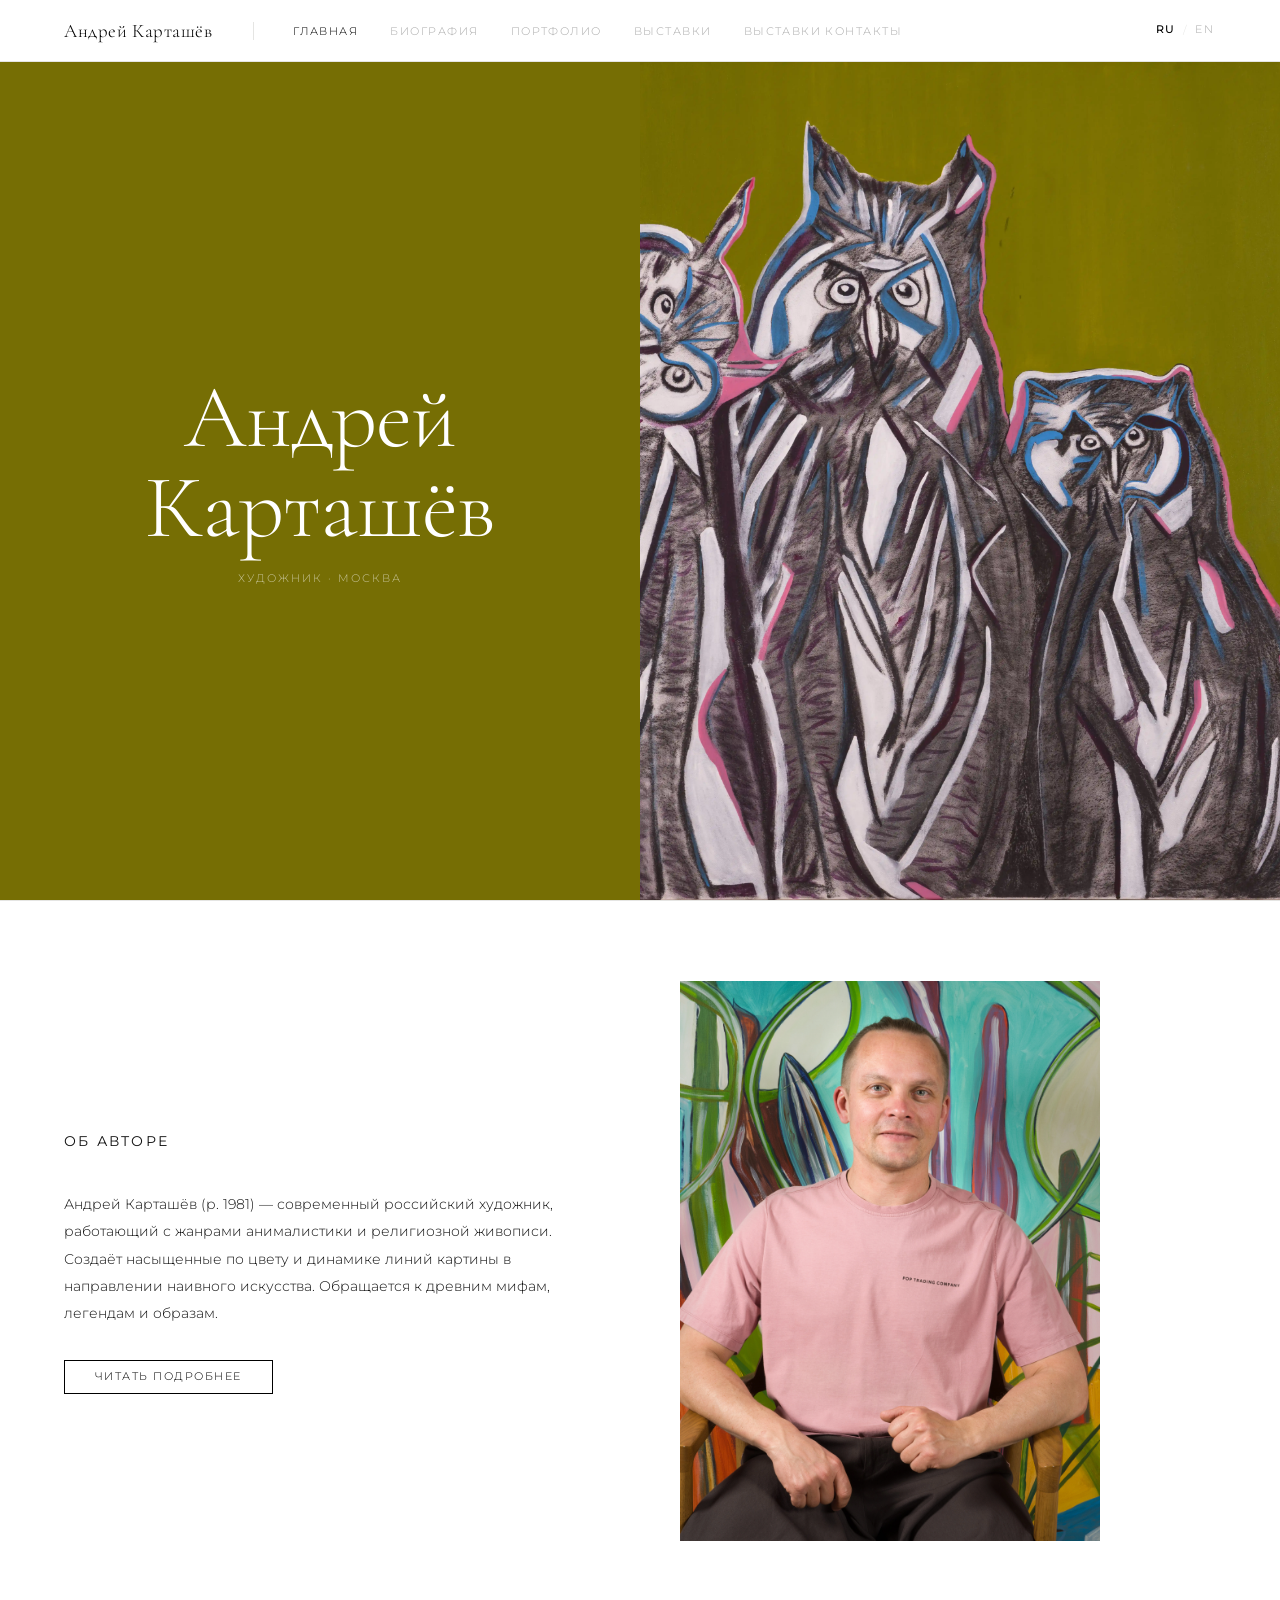
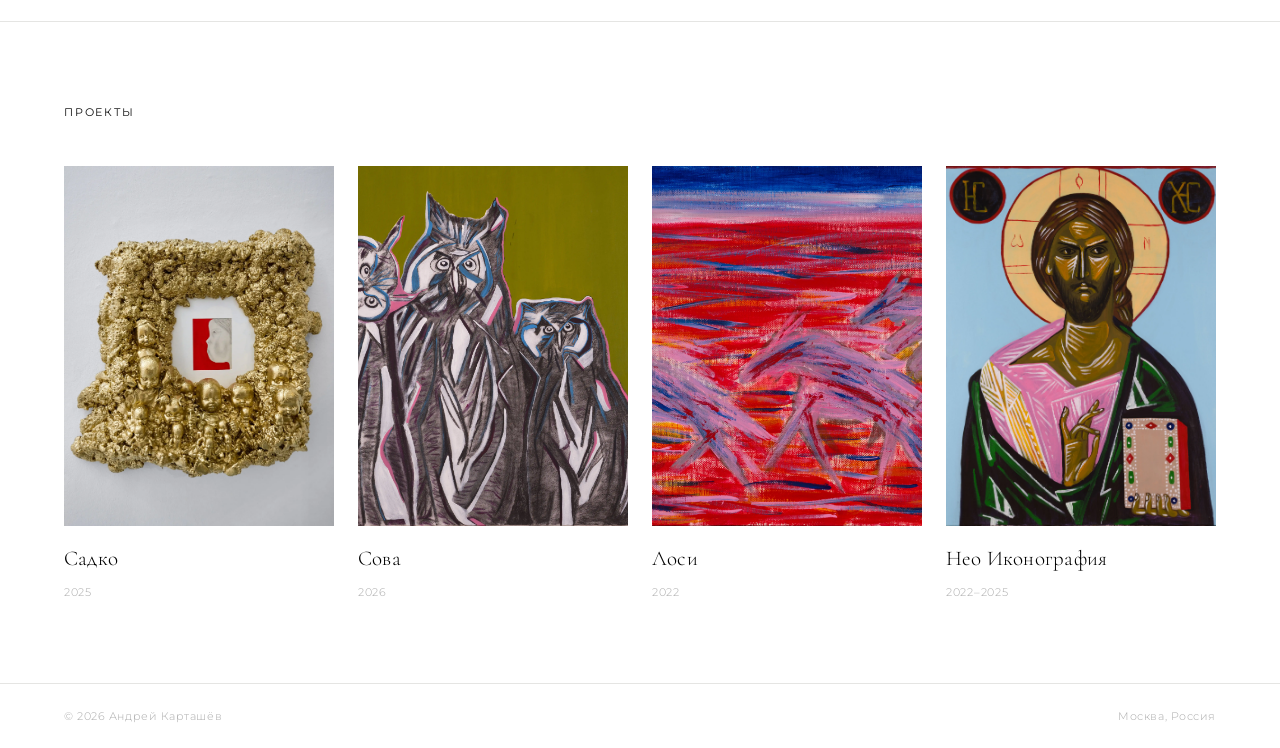
<file: index.html>
<!DOCTYPE html>
<html lang="ru">
<head>
<meta charset="UTF-8">
<meta name="color-scheme" content="light only">

<meta name="viewport" content="width=device-width, initial-scale=1.0">
<title>Андрей Карташёв — Художник</title>
<meta name="description" content="Андрей Карташёв — современный российский художник. Живопись, анималистика, религиозная живопись.">
<link rel="preconnect" href="https://fonts.googleapis.com">
<link href="https://fonts.googleapis.com/css2?family=Cormorant+Garamond:ital,wght@0,300;0,400;1,300&family=Montserrat:wght@300;400;500&display=swap" rel="stylesheet">
<link rel="stylesheet" href="style.css">
</head>
<body>

<!-- ─── NAVIGATION ─── -->
<nav class="nav">
  <a href="index.html" class="nav-logo">Андрей Карташёв</a>
  <span class="nav-vdiv"></span>
  <ul class="nav-links">
    <li><a href="index.html" class="active" data-ru="Главная" data-en="Home">Главная</a></li>
    <li><a href="biography.html" data-ru="Биография" data-en="Biography">Биография</a></li>
    <li><a href="portfolio.html" data-ru="Портфолио" data-en="Portfolio">Портфолио</a></li>
    <li><a href="exhibitions.html" data-ru="Выставки" data-en="Exhibitions">Выставки</a></li>
    <li><a href="exhibitions.html" data-ru="Выставки" data-en="Exhibitions">Выставки</a>
  <a href="contacts.html" data-ru="Контакты" data-en="Contacts">Контакты</a></li>
  </ul>
  <div class="nav-lang">
    <button class="lang-btn active" data-lang="ru">RU</button>
    <span class="lang-sep">/</span>
    <button class="lang-btn" data-lang="en">EN</button>
  </div>
  <button class="nav-burger" id="burger" aria-label="Меню">
    <span></span><span></span><span></span>
  </button>
</nav>

<!-- Mobile menu -->
<div class="nav-mobile" id="mobile-menu">
  <a href="index.html" data-ru="Главная" data-en="Home">Главная</a>
  <a href="biography.html" data-ru="Биография" data-en="Biography">Биография</a>
  <a href="portfolio.html" data-ru="Портфолио" data-en="Portfolio">Портфолио</a>
  <a href="exhibitions.html" data-ru="Выставки" data-en="Exhibitions">Выставки</a>
  <a href="contacts.html" data-ru="Контакты" data-en="Contacts">Контакты</a>
  <div class="nav-lang" style="margin-top:8px;">
    <button class="lang-btn active" data-lang="ru">RU</button>
    <span class="lang-sep">/</span>
    <button class="lang-btn" data-lang="en">EN</button>
  </div>
</div>

<main class="page">

  <!-- ─── HERO ─── -->
  <section class="hero">
    <div class="hero-text-side" style="background:#766e04;display:flex;align-items:center;justify-content:center;padding:48px 40px;">
      <div class="hero-caption">
        <h1 class="hero-name lang-ru">Андрей<br>Карташёв</h1>
        <h1 class="hero-name lang-en hidden">Andrey<br>Kartashev</h1>
        <p class="hero-subtitle lang-ru">Художник · Москва</p>
        <p class="hero-subtitle lang-en hidden">Artist · Moscow</p>
      </div>
    </div>
    <div class="hero-img-side" style="overflow:hidden;">
      <img src="img/Камень.webp" alt="Андрей Карташёв" loading="eager" style="width:100%;height:100%;object-fit:cover;display:block;">
    </div>
  </section>

  <!-- ─── ABOUT PREVIEW ─── -->
  <hr class="section-divider">
  <section class="section">
    <div class="about-grid">
      <div class="about-text">
        <p class="section-label lang-ru">Об авторе</p>
        <p class="section-label lang-en hidden">About</p>

        <p class="lang-ru">
          Андрей Карташёв (р. 1981) — современный российский художник, работающий
          с жанрами анималистики и религиозной живописи. Создаёт насыщенные по
          цвету и динамике линий картины в направлении наивного искусства.
          Обращается к древним мифам, легендам и образам.
        </p>
        <p class="lang-en hidden">
          Andrey Kartashev (b. 1981) is a contemporary Russian artist working in
          animal painting and religious art. He creates richly colored, dynamically
          expressive paintings in the tradition of naïve art, drawing on ancient
          myths, legends, and imagery.
        </p>

        <a href="biography.html" class="btn">
          <span data-ru="Читать подробнее" data-en="Read more">Читать подробнее</span>
        </a>
      </div>

      <div>
        <img src="img/portrait.webp" alt="Андрей Карташёв" class="ph ph-34" style="max-width:420px;" loading="lazy">
      </div>
    </div>
  </section>

  <!-- ─── PROJECTS ─── -->
  <hr class="section-divider">
  <section class="section">
    <p class="section-label" data-ru="Проекты" data-en="Projects">Проекты</p>
    <div class="projects-grid">

      <div class="proj-card">
        <a href="portfolio.html#sadko">
          <img src="img/Чернавушка.webp" alt="Садко" class="ph ph-34" loading="lazy">
          <p class="proj-card-name lang-ru">Садко</p>
          <p class="proj-card-name lang-en hidden">Sadko</p>
          <p class="proj-card-year">2025</p>
        </a>
      </div>

      <div class="proj-card">
        <a href="portfolio.html#sova">
          <img src="img/Камень.webp" alt="Сова" class="ph ph-34" loading="lazy">
          <p class="proj-card-name lang-ru">Сова</p>
          <p class="proj-card-name lang-en hidden">Owl</p>
          <p class="proj-card-year">2026</p>
        </a>
      </div>

      <div class="proj-card">
        <a href="portfolio.html#losi">
          <img src="img/Бег.webp" alt="Лоси" class="ph ph-34" loading="lazy">
          <p class="proj-card-name lang-ru">Лоси</p>
          <p class="proj-card-name lang-en hidden">Moose</p>
          <p class="proj-card-year">2022</p>
        </a>
      </div>

      <div class="proj-card">
        <a href="portfolio.html#neo">
          <img src="img/Пантократор.webp" alt="Нео Иконография" class="ph ph-34" loading="lazy">
          <p class="proj-card-name lang-ru">Нео Иконография</p>
          <p class="proj-card-name lang-en hidden">Neo Iconography</p>
          <p class="proj-card-year">2022–2025</p>
        </a>
      </div>

    </div>
  </section>

</main>

<footer>
  <span>© 2026 Андрей Карташёв</span>
  <span class="lang-ru">Москва, Россия</span>
  <span class="lang-en hidden">Moscow, Russia</span>
</footer>

<script src="lang.js"></script>
</body>
</html>
</file>
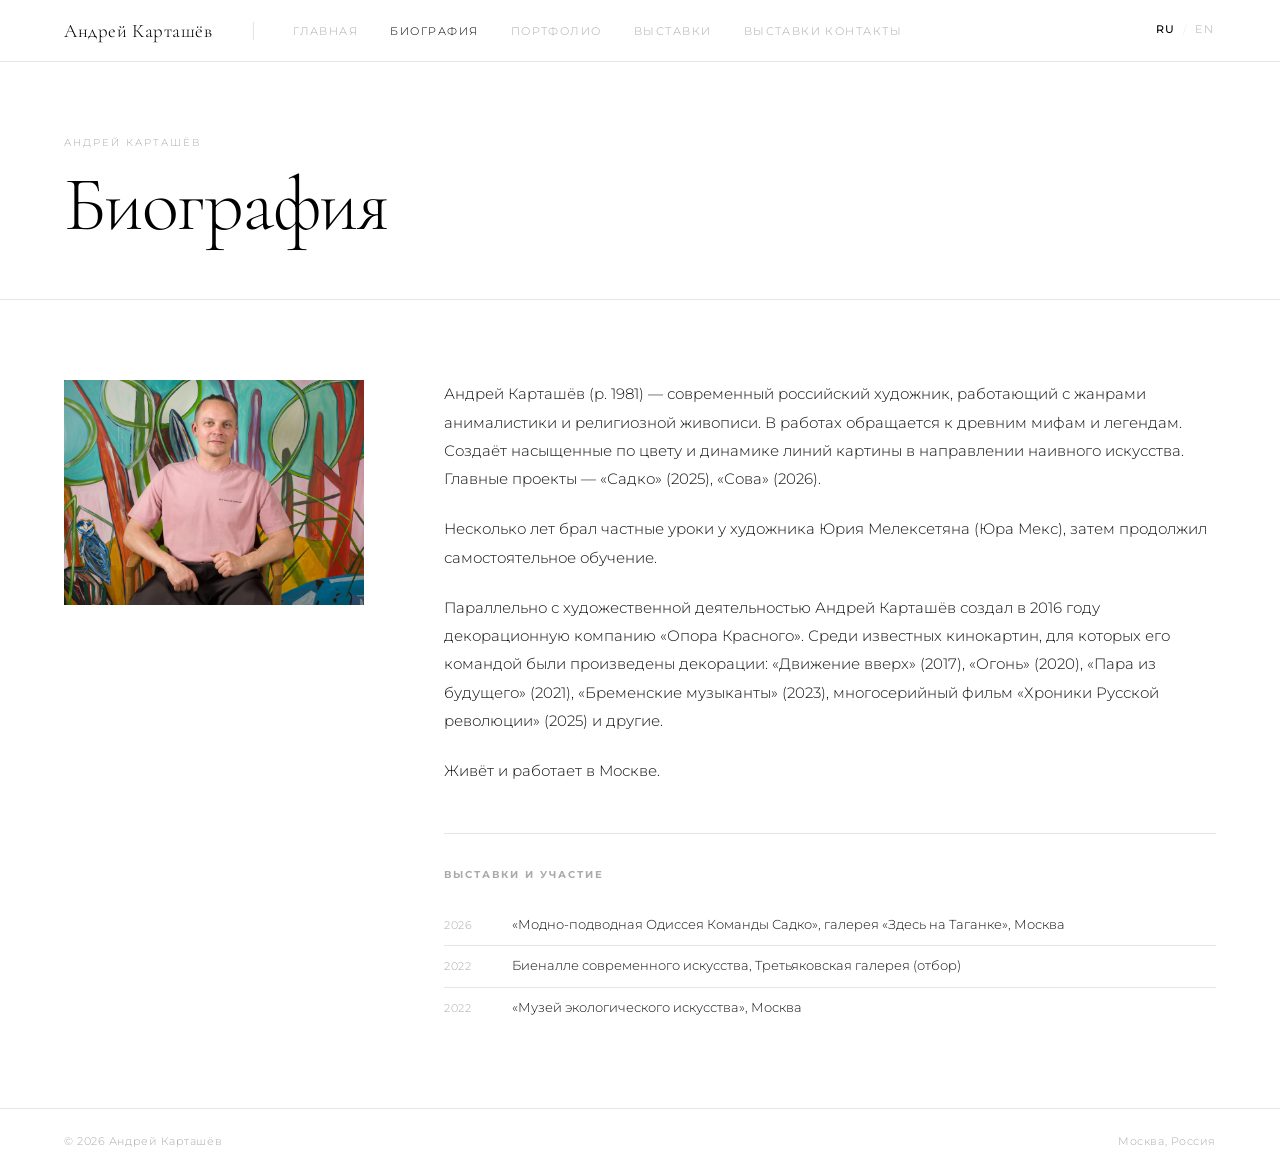
<file: biography.html>
<!DOCTYPE html>
<html lang="ru">
<head>
<meta charset="UTF-8">
<meta name="color-scheme" content="light only">

<meta name="viewport" content="width=device-width, initial-scale=1.0">
<title lang-ru>Биография — Андрей Карташёв</title>
<meta name="description" content="Биография художника Андрея Карташёва">
<link rel="preconnect" href="https://fonts.googleapis.com">
<link href="https://fonts.googleapis.com/css2?family=Cormorant+Garamond:ital,wght@0,300;0,400;1,300&family=Montserrat:wght@300;400;500&display=swap" rel="stylesheet">
<link rel="stylesheet" href="style.css">
</head>
<body>

<!-- ─── NAVIGATION ─── -->
<nav class="nav">
  <a href="index.html" class="nav-logo">Андрей Карташёв</a>
  <span class="nav-vdiv"></span>
  <ul class="nav-links">
    <li><a href="index.html" data-ru="Главная" data-en="Home">Главная</a></li>
    <li><a href="biography.html" class="active" data-ru="Биография" data-en="Biography">Биография</a></li>
    <li><a href="portfolio.html" data-ru="Портфолио" data-en="Portfolio">Портфолио</a></li>
    <li><a href="exhibitions.html" data-ru="Выставки" data-en="Exhibitions">Выставки</a></li>
    <li><a href="exhibitions.html" data-ru="Выставки" data-en="Exhibitions">Выставки</a>
  <a href="contacts.html" data-ru="Контакты" data-en="Contacts">Контакты</a></li>
  </ul>
  <div class="nav-lang">
    <button class="lang-btn active" data-lang="ru">RU</button>
    <span class="lang-sep">/</span>
    <button class="lang-btn" data-lang="en">EN</button>
  </div>
  <button class="nav-burger" id="burger" aria-label="Меню">
    <span></span><span></span><span></span>
  </button>
</nav>
<div class="nav-mobile" id="mobile-menu">
  <a href="index.html" data-ru="Главная" data-en="Home">Главная</a>
  <a href="biography.html" data-ru="Биография" data-en="Biography">Биография</a>
  <a href="portfolio.html" data-ru="Портфолио" data-en="Portfolio">Портфолио</a>
  <a href="exhibitions.html" data-ru="Выставки" data-en="Exhibitions">Выставки</a>
  <a href="contacts.html" data-ru="Контакты" data-en="Contacts">Контакты</a>
  <div class="nav-lang" style="margin-top:8px;">
    <button class="lang-btn" data-lang="ru">RU</button>
    <span class="lang-sep">/</span>
    <button class="lang-btn" data-lang="en">EN</button>
  </div>
</div>

<main class="page">

  <!-- ─── PAGE HEADER ─── -->
  <div class="page-head">
    <p class="page-head-label lang-ru">Андрей Карташёв</p>
    <p class="page-head-label lang-en hidden">Andrey Kartashev</p>
    <h1 class="page-head-title lang-ru">Биография</h1>
    <h1 class="page-head-title lang-en hidden">Biography</h1>
  </div>

  <!-- ─── BIO CONTENT ─── -->
  <section class="section">
    <div class="bio-grid">

      <!-- Portrait -->
      <div>
        <div class="bio-photo">
          <img src="img/portrait.webp" alt="Андрей Карташёв" class="ph ph-43" loading="lazy">
        </div>
      </div>

      <!-- Text -->
      <div class="bio-text">

        <!-- RU -->
        <div class="lang-ru">
          <p>
            Андрей Карташёв (р. 1981) — современный российский художник, работающий с жанрами
            анималистики и религиозной живописи. В работах обращается к древним мифам и
            легендам. Создаёт насыщенные по цвету и динамике линий картины в направлении
            наивного искусства. Главные проекты — «Садко» (2025), «Сова» (2026).
          </p>
          <p>
            Несколько лет брал частные уроки у художника Юрия Мелексетяна (Юра Мекс), затем
            продолжил самостоятельное обучение.
          </p>
          <p>
            Параллельно с художественной деятельностью Андрей Карташёв создал в 2016 году
            декорационную компанию «Опора Красного». Среди известных кинокартин, для которых
            его командой были произведены декорации: «Движение вверх» (2017), «Огонь» (2020),
            «Пара из будущего» (2021), «Бременские музыканты» (2023), многосерийный фильм
            «Хроники Русской революции» (2025) и другие.
          </p>
          <p>Живёт и работает в Москве.</p>

          <div class="bio-exhibitions">
            <h3>Выставки и участие</h3>

            <div class="exhibition-row">
              <span class="exh-year">2026</span>
              <span class="exh-name">«Модно-подводная Одиссея Команды Садко», галерея «Здесь на Таганке», Москва</span>
            </div>
            <div class="exhibition-row">
              <span class="exh-year">2022</span>
              <span class="exh-name">Биеналле современного искусства, Третьяковская галерея (отбор)</span>
            </div>
            <div class="exhibition-row">
              <span class="exh-year">2022</span>
              <span class="exh-name">«Музей экологического искусства», Москва</span>
            </div>
          </div>
        </div>

        <!-- EN -->
        <div class="lang-en hidden">
          <p>
            Andrey Kartashev (b. 1981) is a contemporary Russian artist working in animal
            painting and religious art. His works draw on ancient myths and legends. He creates
            richly colored, dynamically expressive paintings in the tradition of naïve art.
            His main projects are Sadko (2025) and Owl (2026).
          </p>
          <p>
            He studied privately with artist Yuri Meleksytan (Yura Meks) for several years,
            then continued his education independently.
          </p>
          <p>
            Alongside his artistic practice, Kartashev founded the set design company
            Opora Krasnogo (Red Support) in 2016. Films for which his team created sets include:
            <em>Going Vertical</em> (2017), <em>Fire</em> (2020), <em>A Couple from the Future</em> (2021),
            <em>The Bremen Town Musicians</em> (2023), the miniseries
            <em>Chronicles of the Russian Revolution</em> (2025), and others.
          </p>
          <p>He lives and works in Moscow.</p>

          <div class="bio-exhibitions">
            <h3>Exhibitions &amp; Participation</h3>

            <div class="exhibition-row">
              <span class="exh-year">2026</span>
              <span class="exh-name">"Fashionably Underwater: The Odyssey of Team Sadko," gallery Zdes na Taganka, Moscow</span>
            </div>
            <div class="exhibition-row">
              <span class="exh-year">2022</span>
              <span class="exh-name">Biennale of Contemporary Art, Tretyakov Gallery (selected)</span>
            </div>
            <div class="exhibition-row">
              <span class="exh-year">2022</span>
              <span class="exh-name">"Museum of Ecological Art," Moscow</span>
            </div>
          </div>
        </div>

      </div>
    </div>
  </section>

</main>

<footer>
  <span>© 2026 Андрей Карташёв</span>
  <span class="lang-ru">Москва, Россия</span>
  <span class="lang-en hidden">Moscow, Russia</span>
</footer>

<script src="lang.js"></script>
</body>
</html>
</file>
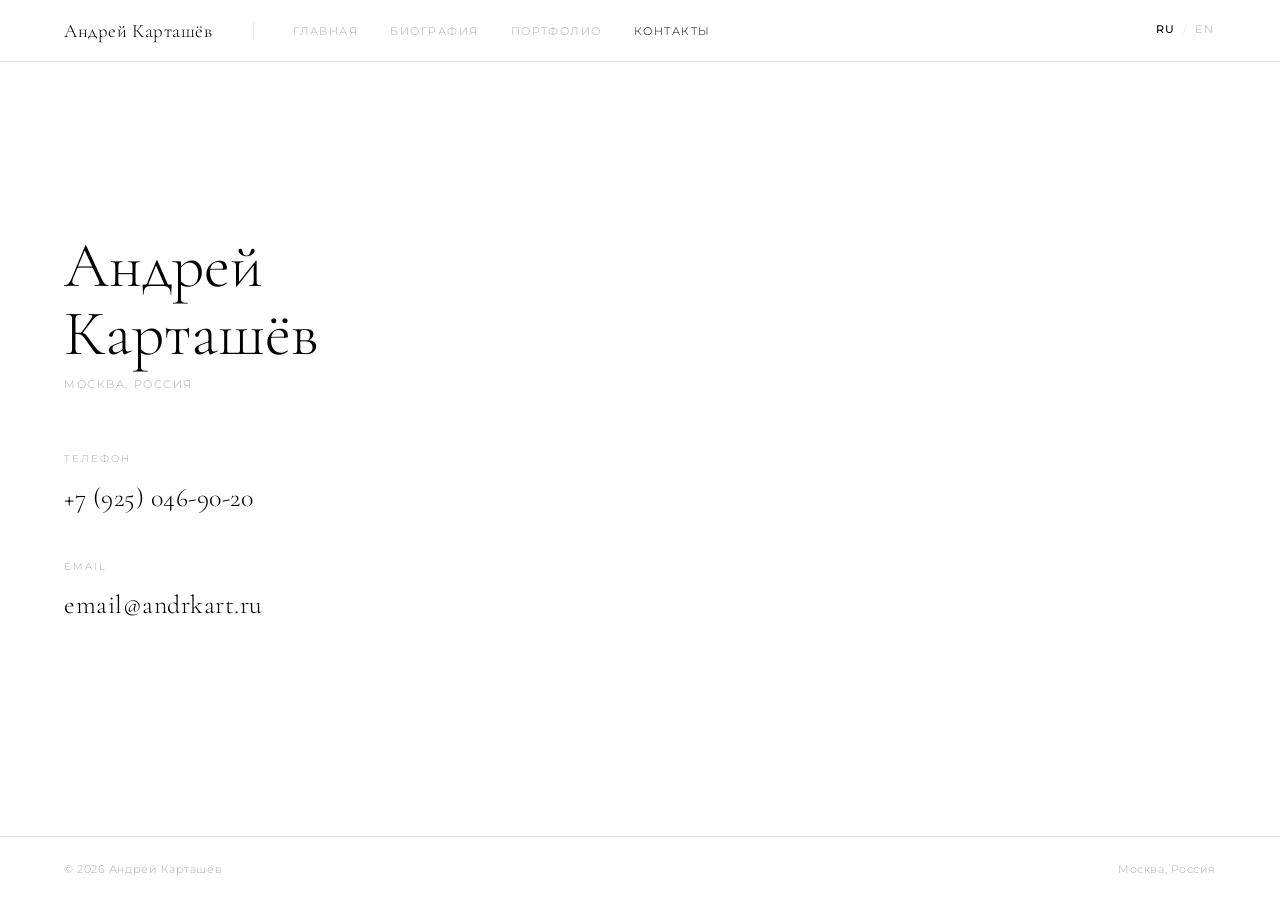
<file: contacts.html>
<!DOCTYPE html>
<html lang="ru">
<head>
<meta charset="UTF-8">
<meta name="color-scheme" content="light only">

<meta name="viewport" content="width=device-width, initial-scale=1.0">
<title>Контакты — Андрей Карташёв</title>
<meta name="description" content="Контакты художника Андрея Карташёва">
<link rel="preconnect" href="https://fonts.googleapis.com">
<link href="https://fonts.googleapis.com/css2?family=Cormorant+Garamond:ital,wght@0,300;0,400;1,300&family=Montserrat:wght@300;400;500&display=swap" rel="stylesheet">
<link rel="stylesheet" href="style.css">
</head>
<body>

<!-- ─── NAVIGATION ─── -->
<nav class="nav">
  <a href="index.html" class="nav-logo">Андрей Карташёв</a>
  <span class="nav-vdiv"></span>
  <ul class="nav-links">
    <li><a href="index.html" data-ru="Главная" data-en="Home">Главная</a></li>
    <li><a href="biography.html" data-ru="Биография" data-en="Biography">Биография</a></li>
    <li><a href="portfolio.html" data-ru="Портфолио" data-en="Portfolio">Портфолио</a></li>
    <li><a href="contacts.html" class="active" data-ru="Контакты" data-en="Contacts">Контакты</a></li>
  </ul>
  <div class="nav-lang">
    <button class="lang-btn active" data-lang="ru">RU</button>
    <span class="lang-sep">/</span>
    <button class="lang-btn" data-lang="en">EN</button>
  </div>
  <button class="nav-burger" id="burger" aria-label="Меню">
    <span></span><span></span><span></span>
  </button>
</nav>
<div class="nav-mobile" id="mobile-menu">
  <a href="index.html" data-ru="Главная" data-en="Home">Главная</a>
  <a href="biography.html" data-ru="Биография" data-en="Biography">Биография</a>
  <a href="portfolio.html" data-ru="Портфолио" data-en="Portfolio">Портфолио</a>
  <a href="exhibitions.html" data-ru="Выставки" data-en="Exhibitions">Выставки</a>
  <a href="contacts.html" data-ru="Контакты" data-en="Contacts">Контакты</a>
  <div class="nav-lang" style="margin-top:8px;">
    <button class="lang-btn" data-lang="ru">RU</button>
    <span class="lang-sep">/</span>
    <button class="lang-btn" data-lang="en">EN</button>
  </div>
</div>

<main class="page">
  <div class="contacts-wrap">
    <div class="contacts-inner">

      <h1 class="contacts-name lang-ru">Андрей<br>Карташёв</h1>
      <h1 class="contacts-name lang-en hidden">Andrey<br>Kartashev</h1>
      <p class="contacts-loc lang-ru">Москва, Россия</p>
      <p class="contacts-loc lang-en hidden">Moscow, Russia</p>

      <div class="contact-item">
        <p class="contact-label lang-ru">Телефон</p>
        <p class="contact-label lang-en hidden">Phone</p>
        <p class="contact-value">
          <a href="tel:+79250469020">+7 (925) 046-90-20</a>
        </p>
      </div>

      <div class="contact-item">
        <p class="contact-label">Email</p>
        <p class="contact-value">
          <a href="mailto:email@andrkart.ru">email@andrkart.ru</a>
        </p>
      </div>

    </div>
  </div>
</main>

<footer>
  <span>© 2026 Андрей Карташёв</span>
  <span class="lang-ru">Москва, Россия</span>
  <span class="lang-en hidden">Moscow, Russia</span>
</footer>

<script src="lang.js"></script>
</body>
</html>
</file>
<file: style.css>
/* Kartashev Art ─ Main Stylesheet */

:root {
  --white: #ffffff;
  --ink: #000000;
  --ink-mid: #111111;
  --ink-light: #aaaaaa;
  --border: #e5e5e3;
  --bg-warm: #f5f3ef;
  --serif: 'Cormorant Garamond', serif;
  --sans: 'Montserrat', sans-serif;
  --nav-h: 62px;
  --gutter: clamp(24px, 5vw, 64px);
  --max: 1200px;
}

*, *::before, *::after { box-sizing: border-box; margin: 0; padding: 0; }
html {
  scroll-behavior: smooth;
  color-scheme: light only;
  background-color: #ffffff;
}
body {
  background: var(--white);
  background-color: #ffffff;
  color: var(--ink);
  font-family: var(--sans);
  font-weight: 300;
  font-size: 14px;
  line-height: 1.85;
  -webkit-font-smoothing: antialiased;
}
a { color: inherit; text-decoration: none; }
img { display: block; max-width: 100%; height: auto; }

/* ─── NAVIGATION ─────────────────────────────────── */
.nav {
  position: fixed;
  top: 0; left: 0; right: 0;
  z-index: 200;
  height: var(--nav-h);
  background: rgba(255,255,255,0.97);
  backdrop-filter: blur(10px);
  border-bottom: 0.5px solid var(--border);
  display: flex;
  align-items: center;
  padding: 0 var(--gutter);
  gap: 40px;
}
.nav-logo {
  font-family: var(--serif);
  font-size: 19px;
  font-weight: 300;
  letter-spacing: 0.03em;
  white-space: nowrap;
  flex-shrink: 0;
}
.nav-links {
  display: flex;
  gap: 32px;
  list-style: none;
  flex: 1;
}
.nav-links a {
  font-size: 10.5px;
  letter-spacing: 0.14em;
  text-transform: uppercase;
  color: var(--ink-light);
  transition: color .2s;
}
.nav-links a:hover, .nav-links a.active { color: var(--ink); }
.nav-lang {
  display: flex;
  align-items: center;
  gap: 6px;
  flex-shrink: 0;
}
.lang-btn {
  font: 300 10.5px/1 var(--sans);
  letter-spacing: 0.12em;
  text-transform: uppercase;
  color: var(--ink-light);
  cursor: pointer;
  background: none;
  border: none;
  padding: 3px 2px;
  transition: color .2s;
}
.lang-btn.active { color: var(--ink); font-weight: 500; }
.lang-sep { font-size: 11px; color: var(--border); user-select: none; }
.nav-burger {
  display: none;
  flex-direction: column;
  gap: 5px;
  cursor: pointer;
  background: none;
  border: none;
  padding: 4px;
}
.nav-burger span {
  display: block;
  width: 22px;
  height: 1px;
  background: var(--ink);
  transition: transform .25s, opacity .25s;
}
.nav-vdiv {
  width: 0.5px;
  height: 18px;
  background: var(--border);
  flex-shrink: 0;
}
.nav-mobile {
  display: none;
  position: fixed;
  top: var(--nav-h); left: 0; right: 0;
  background: var(--white);
  border-bottom: 0.5px solid var(--border);
  padding: 20px var(--gutter) 28px;
  z-index: 199;
  flex-direction: column;
  gap: 18px;
}
.nav-mobile.open { display: flex; }
.nav-mobile a {
  font-size: 12px;
  letter-spacing: 0.14em;
  text-transform: uppercase;
  color: var(--ink-mid);
}

/* ─── PAGE WRAPPER ───────────────────────────────── */
.page { padding-top: var(--nav-h); }

/* ─── HERO ───────────────────────────────────────── */
.hero {
  height: calc(100vh - var(--nav-h));
  min-height: 480px;
  display: grid;
  grid-template-columns: 1fr 1fr;
}
.hero-text-side {
  background: #766e04;
  display: flex;
  align-items: center;
  justify-content: center;
  padding: 48px var(--gutter);
  order: 1;
}
.hero-img-side {
  overflow: hidden;
  order: 2;
}
.hero-img-side img {
  width: 100%;
  height: 100%;
  object-fit: cover;
  object-position: center;
  display: block;
}
.hero-caption {
  text-align: center;
}
.hero-name {
  font-family: var(--serif);
  font-size: clamp(52px, 7vw, 110px);
  font-weight: 300;
  line-height: 1.0;
  letter-spacing: -0.01em;
  color: #ffffff;
}
.hero-subtitle {
  font-size: 11px;
  letter-spacing: 0.18em;
  text-transform: uppercase;
  color: rgba(255,255,255,0.6);
  margin-top: 16px;
}

/* ─── INNER PAGE HEADER ──────────────────────────── */
.page-head {
  padding: 72px var(--gutter) 56px;
  border-bottom: 0.5px solid var(--border);
  max-width: calc(var(--max) + var(--gutter) * 2);
  margin: 0 auto;
}
.page-head-label {
  font-size: 10px;
  letter-spacing: 0.2em;
  text-transform: uppercase;
  color: var(--ink-light);
  margin-bottom: 14px;
}
.page-head-title {
  font-family: var(--serif);
  font-size: clamp(44px, 6vw, 80px);
  font-weight: 300;
  line-height: 1.0;
  letter-spacing: -0.02em;
}

/* ─── GENERIC SECTION ────────────────────────────── */
.section {
  padding: 80px var(--gutter);
  max-width: calc(var(--max) + var(--gutter) * 2);
  margin: 0 auto;
}
.section-divider {
  border: none;
  border-top: 0.5px solid var(--border);
}
.section-label {
  font-size: 11px;
  letter-spacing: 0.16em;
  text-transform: uppercase;
  color: var(--ink-mid);
  margin-bottom: 36px;
  font-weight: 400;
}

/* ─── ABOUT PREVIEW ──────────────────────────────── */
.about-grid {
  display: grid;
  grid-template-columns: 1fr 1fr;
  gap: 80px;
  align-items: center;
}
.about-text p {
  font-size: 14px;
  line-height: 1.95;
  color: var(--ink-mid);
  max-width: 500px;
}

/* ─── PROJECTS GRID ──────────────────────────────── */
.projects-grid {
  display: grid;
  grid-template-columns: repeat(4, 1fr);
  gap: 24px;
  margin-top: 44px;
}
.proj-card { cursor: pointer; }
.proj-card a { display: block; color: inherit; text-decoration: none; }
.proj-card .ph { transition: opacity .3s; }
.proj-card:hover .ph { opacity: .82; }
.proj-card-name {
  font-family: var(--serif);
  font-size: 21px;
  font-weight: 300;
  margin-top: 14px;
  letter-spacing: 0.01em;
}
.proj-card-year {
  font-size: 10.5px;
  color: var(--ink-light);
  letter-spacing: 0.07em;
  margin-top: 4px;
}

/* ─── BUTTON ─────────────────────────────────────── */
.btn {
  display: inline-block;
  margin-top: 32px;
  padding: 11px 30px;
  border: 0.5px solid var(--ink);
  font: 300 10.5px/1 var(--sans);
  letter-spacing: 0.14em;
  text-transform: uppercase;
  transition: background .22s, color .22s;
  cursor: pointer;
  background: none;
  color: var(--ink);
}
.btn:hover { background: var(--ink); color: var(--white); }
.btn-dl {
  display: inline-flex;
  align-items: center;
  gap: 10px;
  padding: 11px 30px;
  border: 0.5px solid var(--ink);
  font: 400 10.5px/1 var(--sans);
  letter-spacing: 0.14em;
  text-transform: uppercase;
  background: var(--ink);
  color: var(--white);
  cursor: pointer;
  transition: background .22s, color .22s;
}
.btn-dl:hover { background: none; color: var(--ink); }
.btn-dl svg { width: 14px; height: 14px; fill: currentColor; flex-shrink: 0; }

/* ─── IMAGE PLACEHOLDER ──────────────────────────── */
.ph {
  background: var(--bg-warm);
  width: 100%;
  display: block;
  object-fit: cover;
}
.ph-34 { aspect-ratio: 3/4; }
.ph-43 { aspect-ratio: 4/3; }
.ph-11 { aspect-ratio: 1/1; }
.ph-portrait { aspect-ratio: 2/3; }
.ph img {
  width: 100%; height: 100%;
  object-fit: cover;
  display: block;
}

/* ─── BIO PAGE ───────────────────────────────────── */
.bio-grid {
  display: grid;
  grid-template-columns: 300px 1fr;
  gap: 80px;
  align-items: start;
}
.bio-photo { position: sticky; top: calc(var(--nav-h) + 40px); }
.bio-text p {
  margin-bottom: 22px;
  line-height: 1.95;
  color: var(--ink-mid);
  font-size: 14.5px;
}
.bio-text p:last-child { margin-bottom: 0; }
.bio-exhibitions {
  margin-top: 48px;
  padding-top: 32px;
  border-top: 0.5px solid var(--border);
}
.bio-exhibitions h3 {
  font-size: 10px;
  letter-spacing: 0.2em;
  text-transform: uppercase;
  color: var(--ink-light);
  margin-bottom: 20px;
}
.exhibition-row {
  display: flex;
  gap: 24px;
  padding: 10px 0;
  border-bottom: 0.5px solid var(--border);
  font-size: 13px;
  align-items: baseline;
}
.exhibition-row:last-child { border: none; }
.exh-year {
  color: var(--ink-light);
  font-size: 11px;
  letter-spacing: 0.06em;
  min-width: 44px;
  flex-shrink: 0;
}
.exh-name { color: var(--ink-mid); line-height: 1.5; }

/* ─── ARTIST STATEMENT ───────────────────────────── */
.statement-wrap {
  max-width: 860px;
}
.statement-top {
  display: flex;
  justify-content: space-between;
  align-items: flex-end;
  margin-bottom: 48px;
  gap: 24px;
  flex-wrap: wrap;
}
.statement-text p {
  font-family: var(--serif);
  font-size: clamp(16px, 1.8vw, 21px);
  font-weight: 300;
  line-height: 1.75;
  color: var(--ink-mid);
  margin-bottom: 28px;
}
.statement-text p:first-child {
  font-size: clamp(19px, 2.2vw, 26px);
  color: var(--ink);
  margin-bottom: 36px;
}
.statement-text p:last-child { margin-bottom: 0; }

/* ─── PORTFOLIO PROJECTS ─────────────────────────── */
.pf-project { margin-bottom: 80px; }
.pf-project-head {
  display: flex;
  align-items: baseline;
  gap: 18px;
  margin-bottom: 28px;
  padding-bottom: 14px;
  border-bottom: 0.5px solid var(--border);
}
.pf-project-head h2 {
  font-family: var(--serif);
  font-size: 30px;
  font-weight: 300;
}
.pf-project-head .yr {
  font-size: 10.5px;
  color: var(--ink-light);
  letter-spacing: 0.07em;
}
.works-grid {
  display: grid;
  grid-template-columns: repeat(3, 1fr);
  gap: 18px;
  align-items: center;
}
.work-title {
  margin-top: 10px;
  font-size: 15px;
  color: var(--ink);
  line-height: 1.4;
}
.work-meta {
  font-size: 12px;
  color: var(--ink-light);
  margin-top: 3px;
  letter-spacing: 0.03em;
}

/* ─── CONTACTS PAGE ──────────────────────────────── */
.contacts-wrap {
  min-height: calc(100vh - var(--nav-h) - 64px);
  display: flex;
  align-items: center;
  padding: 80px var(--gutter);
}
.contacts-inner { max-width: 480px; }
.contacts-name {
  font-family: var(--serif);
  font-size: clamp(38px, 5.5vw, 64px);
  font-weight: 300;
  line-height: 1.05;
  margin-bottom: 8px;
}
.contacts-loc {
  font-size: 10.5px;
  letter-spacing: 0.15em;
  text-transform: uppercase;
  color: var(--ink-light);
  margin-bottom: 56px;
}
.contact-item { margin-bottom: 36px; }
.contact-label {
  font-size: 9.5px;
  letter-spacing: 0.2em;
  text-transform: uppercase;
  color: var(--ink-light);
  margin-bottom: 6px;
}
.contact-value {
  font-family: var(--serif);
  font-size: clamp(20px, 2.5vw, 26px);
  font-weight: 300;
  letter-spacing: 0.02em;
}
.contact-value a:hover { text-decoration: underline; text-underline-offset: 4px; }

/* ─── FOOTER ─────────────────────────────────────── */
footer {
  border-top: 0.5px solid var(--border);
  padding: 22px var(--gutter);
  display: flex;
  justify-content: space-between;
  align-items: center;
  font-size: 11px;
  color: var(--ink-light);
  letter-spacing: 0.05em;
}

/* ─── LANG CLASSES ───────────────────────────────── */
.lang-ru, .lang-en { }
.hidden { display: none !important; }

/* ─── RESPONSIVE ─────────────────────────────────── */
@media (max-width: 960px) {
  .about-grid { grid-template-columns: 1fr; gap: 40px; }
  .bio-grid { grid-template-columns: 1fr; gap: 40px; }
  .bio-photo { position: static; }
  .projects-grid { grid-template-columns: repeat(2, 1fr); gap: 16px; }
  .works-grid { grid-template-columns: repeat(2, 1fr); }
}
@media (max-width: 640px) {
  .nav-links { display: none; }
  .nav-burger { display: flex; }
  .works-grid { grid-template-columns: repeat(2, 1fr); gap: 12px; }
  footer { flex-direction: column; gap: 6px; text-align: center; }

  /* Hero mobile: text on top, image below */
  .hero {
    grid-template-columns: 1fr;
    grid-template-rows: auto auto;
    height: auto;
    min-height: unset;
  }
  .hero-text-side {
    order: 1;
    padding: 56px var(--gutter);
    min-height: 44vw;
  }
  .hero-img-side {
    order: 2;
    height: 100vw;
  }
  .hero-caption { padding-bottom: 0; }
}
</file>
